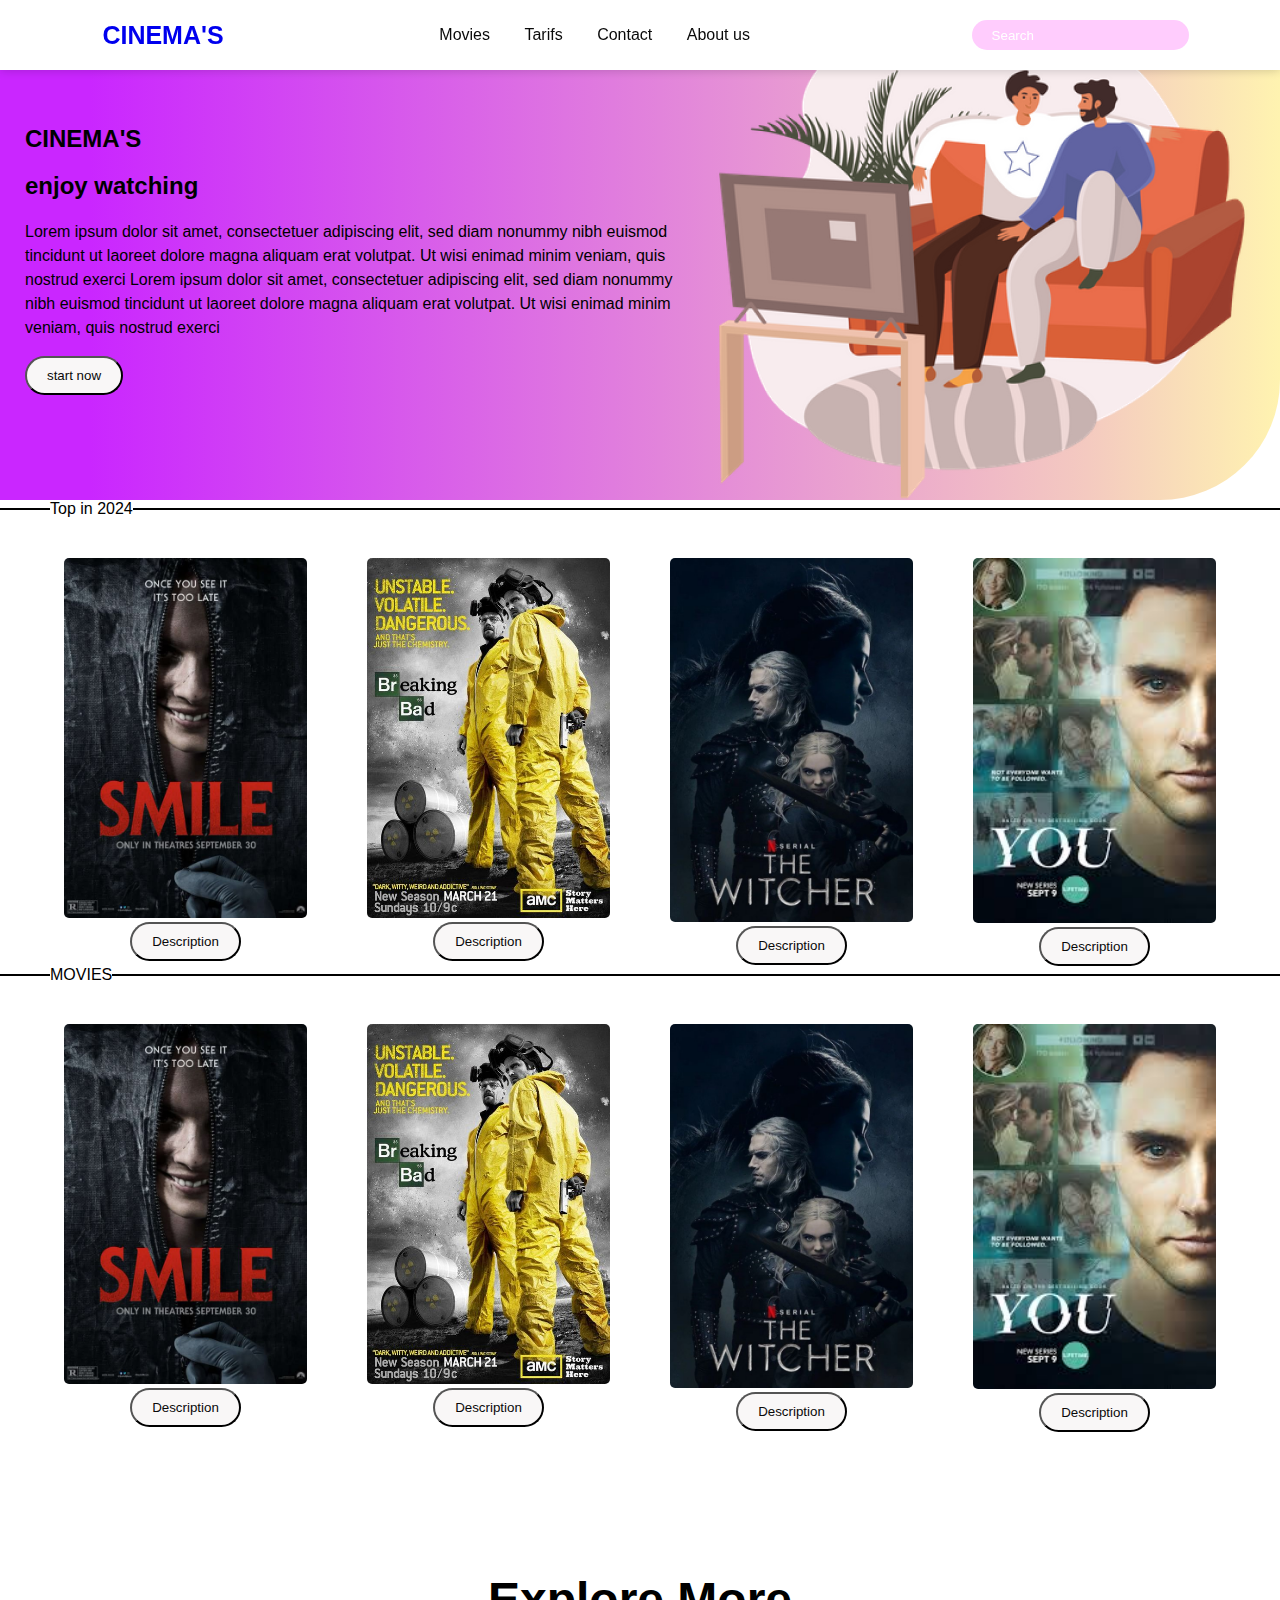
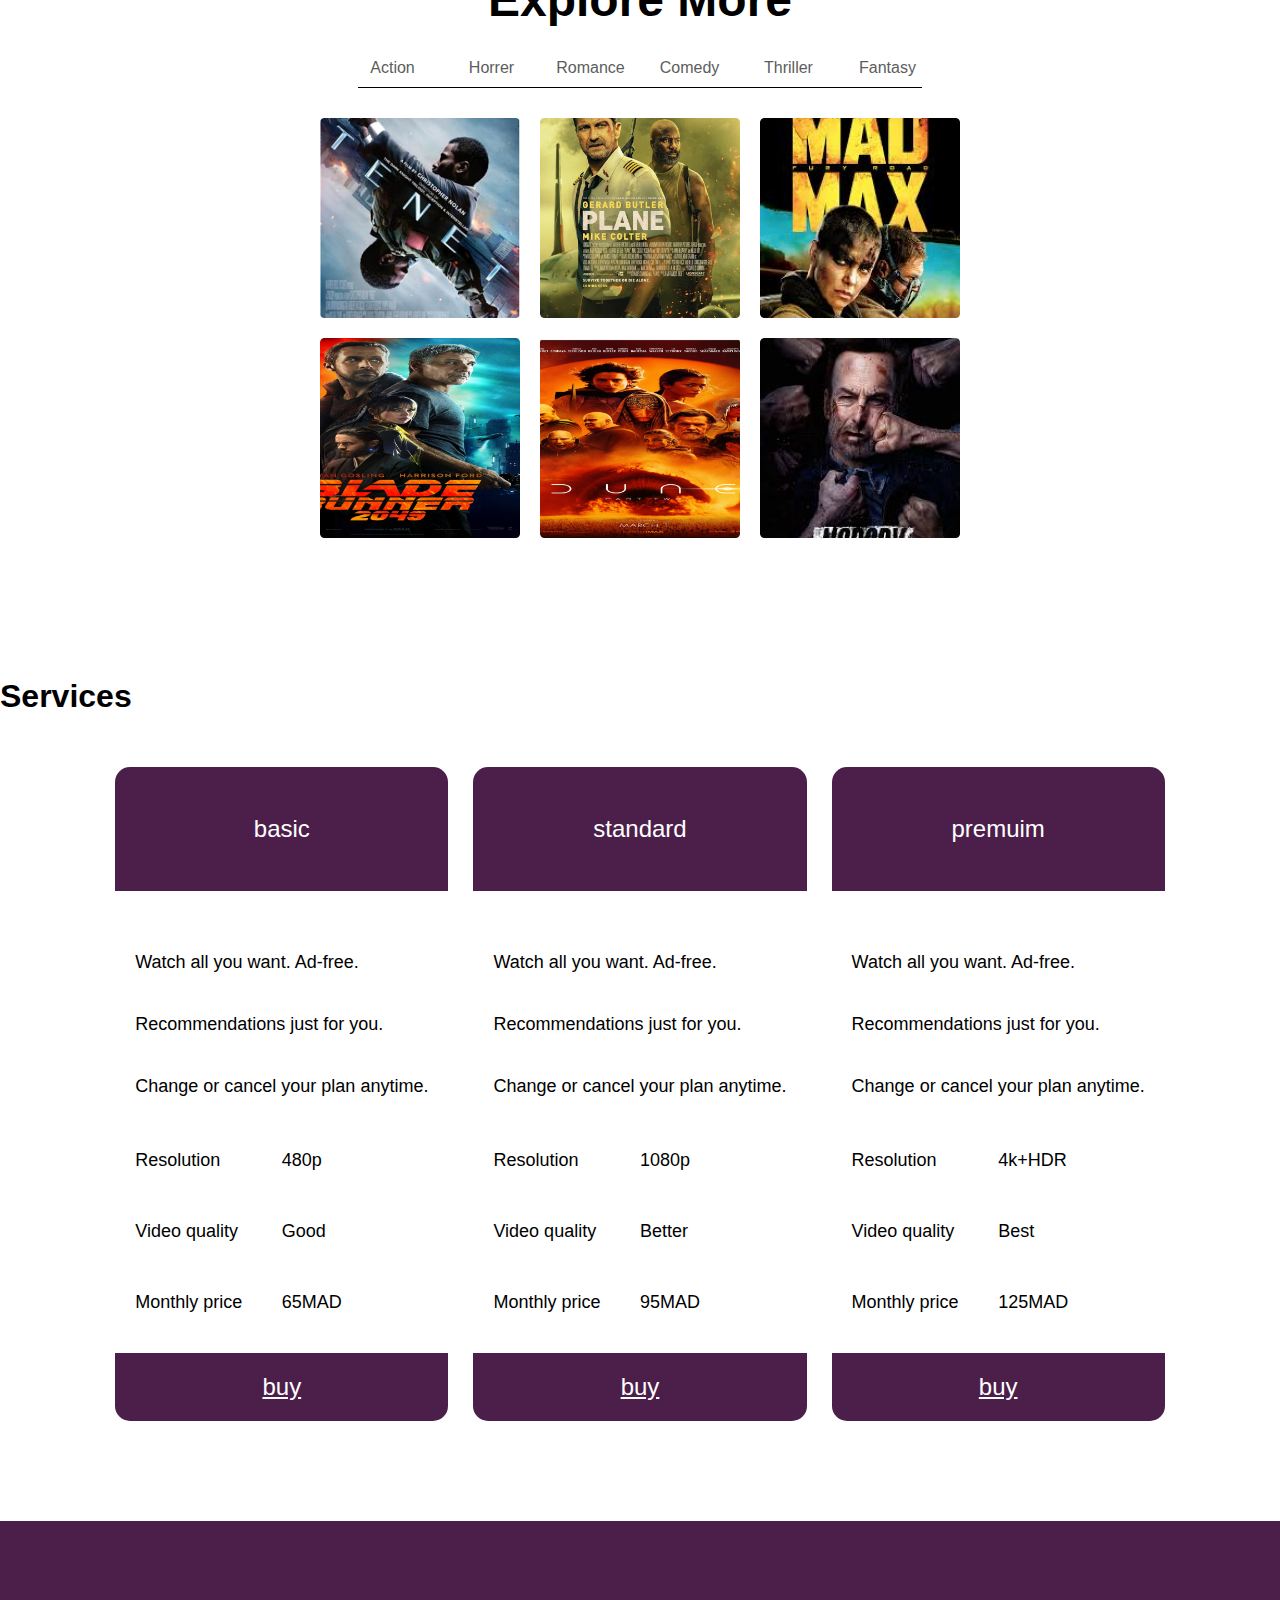
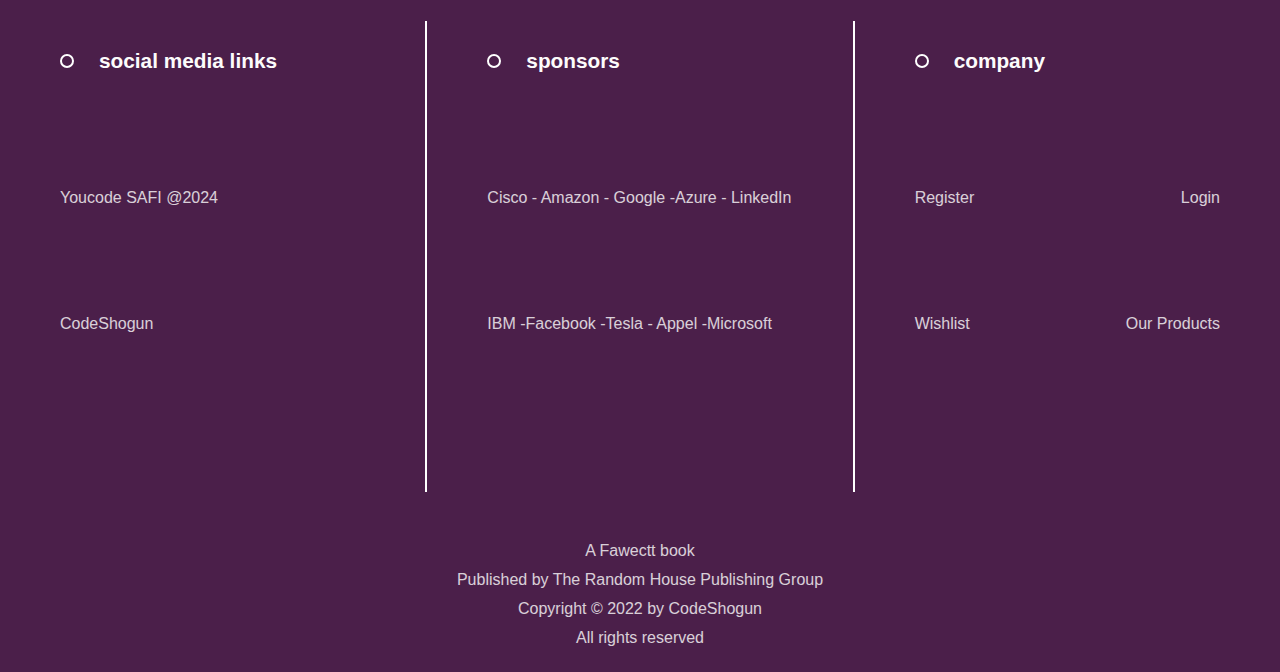
<file: index.html>
<!DOCTYPE html>
<html lang="en">
<head>
    <meta charset="UTF-8">
    <meta name="viewport" content="width=device-width, initial-scale=1.0">
    <title>Home</title>
    <link rel="stylesheet" href="Homestyless.css">
    <link rel="stylesheet" href="global.css">
    <link rel="stylesheet" href="https://atugatran.github.io/FontAwesome6Pro/css/all.min.css" > 

</head>
<body>
    <header>
        <div class="logo">
            
            <span><a href="index.html"> CINEMA'S </a></span>
        </div>
        <nav>
            <ul>
                <li><a href="Movies.html">Movies</a></li>
                <li><a href="Tarifs.html">Tarifs</a></li>
                <li><a href="Contact.html">Contact</a></li>
                <li><a href="#">About us</a></li>
            </ul>
        </nav>
      
            <div class="search">
                <input type="text" class="search-bar input" placeholder="Search">
                <i class="fa fa-search"></i>
        </div>
        
    </header>
    <section class="slider_section">
        <div class="container">
            <h2>CINEMA'S</h2>
            <h2>enjoy watching</h2>
            <p>Lorem ipsum dolor sit amet, consectetuer adipiscing elit, sed diam nonummy nibh euismod tincidunt ut laoreet dolore magna aliquam erat volutpat. Ut wisi enimad minim veniam, quis nostrud exerci Lorem ipsum dolor sit amet, consectetuer adipiscing elit, sed diam nonummy nibh euismod tincidunt ut laoreet dolore magna aliquam erat volutpat. Ut wisi enimad minim veniam, quis nostrud exerci</p>
        <div class="envoi">
            <button>start now</button>
        </div> 
        </div>
        

        <div class="image">
            <img src="images/firstphoto.png" alt="First photo">
        </div>  
       </section> 
       <section class="movies"> 
        <div class="title">
            <div class="line"></div>
            <span>Top in 2024</span>
            <div class="line"></div>
        </div>
        <div>
            <div class="movie-grid">
                <div class="movie-card">
                    <img src="images/movie1.jpg" alt="Movie 1">
                    <button>Description</button>
                </div>
                <div class="movie-card">
                    <img src="images/movie2.jpg" alt="Movie 2">
                    <button>Description</button>
            
                </div>
                <div class="movie-card">
                    <img src="images/movie3.jpg" alt="Movie 3">
                    <button>Description</button>
            
                </div>
                <div class="movie-card">
                    <img src="images/movie4.jpg" alt="Movie 4">
                    <button>Description</button>
            
                </div>
            </div>

            <div class="title">
                <div class="line"></div>
                <span>MOVIES</span>
                <div class="line"></div>
            </div>

            <div class="movie-grid">
                <div class="movie-card">
                    <img src="images/movie1.jpg" alt="Movie 5">
                    <button>Description</button>
            
                </div>
                <div class="movie-card">
                    <img src="images/movie2.jpg" alt="Movie 6">
                    <button>Description</button>
            
                </div>
                <div class="movie-card">
                    <img src="images/movie3.jpg" alt="Movie 7">
                    <div class="bot">
                    <button>Description</button>
                </div>
                </div>
                <div class="movie-card">
                    <img src="images/movie4.jpg" alt="Movie 8">
                    <button>Description</button>
                    </div>
            </div>
        </div>
        </section>

    
    
    <section class="explore">
        <h1 class="titre">Explore More</h1>
    <ul class="categories">
        <li>Action</li>
        <li>Horrer</li>
        <li>Romance</li>
        <li>Comedy</li>
        <li>Thriller</li>
        <li>Fantasy</li>
    </ul>
    </section>
    <section class="mvpannels">
        <img src="images/image9.png" alt="" width="200" height="200">
        <img src="images/image1.png" alt="" width="200" height="200">
        <img src="images/image10.png" alt="" width="200" height="200">
    </section>
    <section class="mvpannels">
        <img src="images/image11.png" alt="" width="200" height="200">
        <img src="images/image12.png" alt="" width="200" height="200">
        <img src="images/image13.png" alt="" width="200" height="200">
    </section>

       <!-- Services section -->
       <div class="services">
        <h1 class="section-title">
            Services
        </h1>

        <div class="container">
            <div class="cards">
                <div class="card">
                    <div class="head">
                        <p>basic</p>
                    </div>
                    
                    <div class="content">
                        <p>Watch all you want. Ad-free.</p>
                        <p>Recommendations just for you.</p>
                        <p>Change or cancel your plan anytime.</p>
        
                        <div class="feature">
                            <span>Resolution</span>
                            <span>480p</span>
                        </div>
                        <div class="feature">
                            <span>Video quality</span>
                            <span>Good</span>
                        </div>
                        <div class="feature">
                            <span>Monthly price</span>
                            <span>65MAD</span>
                        </div>
                    </div>
    
                    <div class="buy">
                        <a href="./pricing.html" style="display: block;">buy</a>
                    </div>
                </div>
                <div class="card">
                    <div class="head">
                        <p>standard</p>
                    </div>
                    
                    <div class="content">
                        <p>Watch all you want. Ad-free.</p>
                        <p>Recommendations just for you.</p>
                        <p>Change or cancel your plan anytime.</p>
        
                        <div class="feature">
                            <span>Resolution</span>
                            <span>1080p</span>
                        </div>
                        <div class="feature">
                            <span>Video quality</span>
                            <span>Better</span>
                        </div>
                        <div class="feature">
                            <span>Monthly price</span>
                            <span>95MAD</span>
                        </div>
                    </div>
    
                    <div class="buy">
                        <a href="./pricing.html" style="display: block;">buy</a>
                    </div>
                </div>
                <div class="card">
                    <div class="head">
                        <p>premuim</p>
                    </div>
                    
                    <div class="content">
                        <p>Watch all you want. Ad-free.</p>
                        <p>Recommendations just for you.</p>
                        <p>Change or cancel your plan anytime.</p>
        
                        <div class="feature">
                            <span>Resolution</span>
                            <span>4k+HDR</span>
                        </div>
                        <div class="feature">
                            <span>Video quality</span>
                            <span>Best</span>
                        </div>
                        <div class="feature">
                            <span>Monthly price</span>
                            <span>125MAD</span>
                        </div>
                    </div>
    
                    <div class="buy">
                        <a href="./pricing.html" style="display: block;">buy</a>
                    </div>
                </div>
            </div>
        </div>
    </div>

      <!-- Footer section -->
     <footer>
        <div class="container">
            <div class="list">
                <h4>social media links</h4>
                <p>Youcode SAFI @2024</p>
                <p>CodeShogun</p>
                <i class="fa-brands fa-github"></i>
                <i class="fa-brands fa-linkedin-in"></i>
            </div>
            <div class="line"></div>
            <div class="list">
                <h4>sponsors</h4>
                <p>Cisco - Amazon - Google -Azure - LinkedIn </p>
                <p>IBM -Facebook -Tesla - Appel -Microsoft</p>
            </div>
            <div class="line"></div>
            <div class="list">
                <h4>company</h4>
                <div>
                    <p>Register</p>
                    <p>Login</p>
                </div>
                <div>
                    <p>Wishlist</p>
                    <p>Our Products</p>
                </div>
            </div>
        </div>
        <div class="rightcopy">
            A Fawectt book <br>
            Published by The Random House Publishing Group <br>
            Copyright © 2022 by CodeShogun <br>
            All rights reserved <br>
        </div>
    </footer>
   
</body>
</html>
</file>
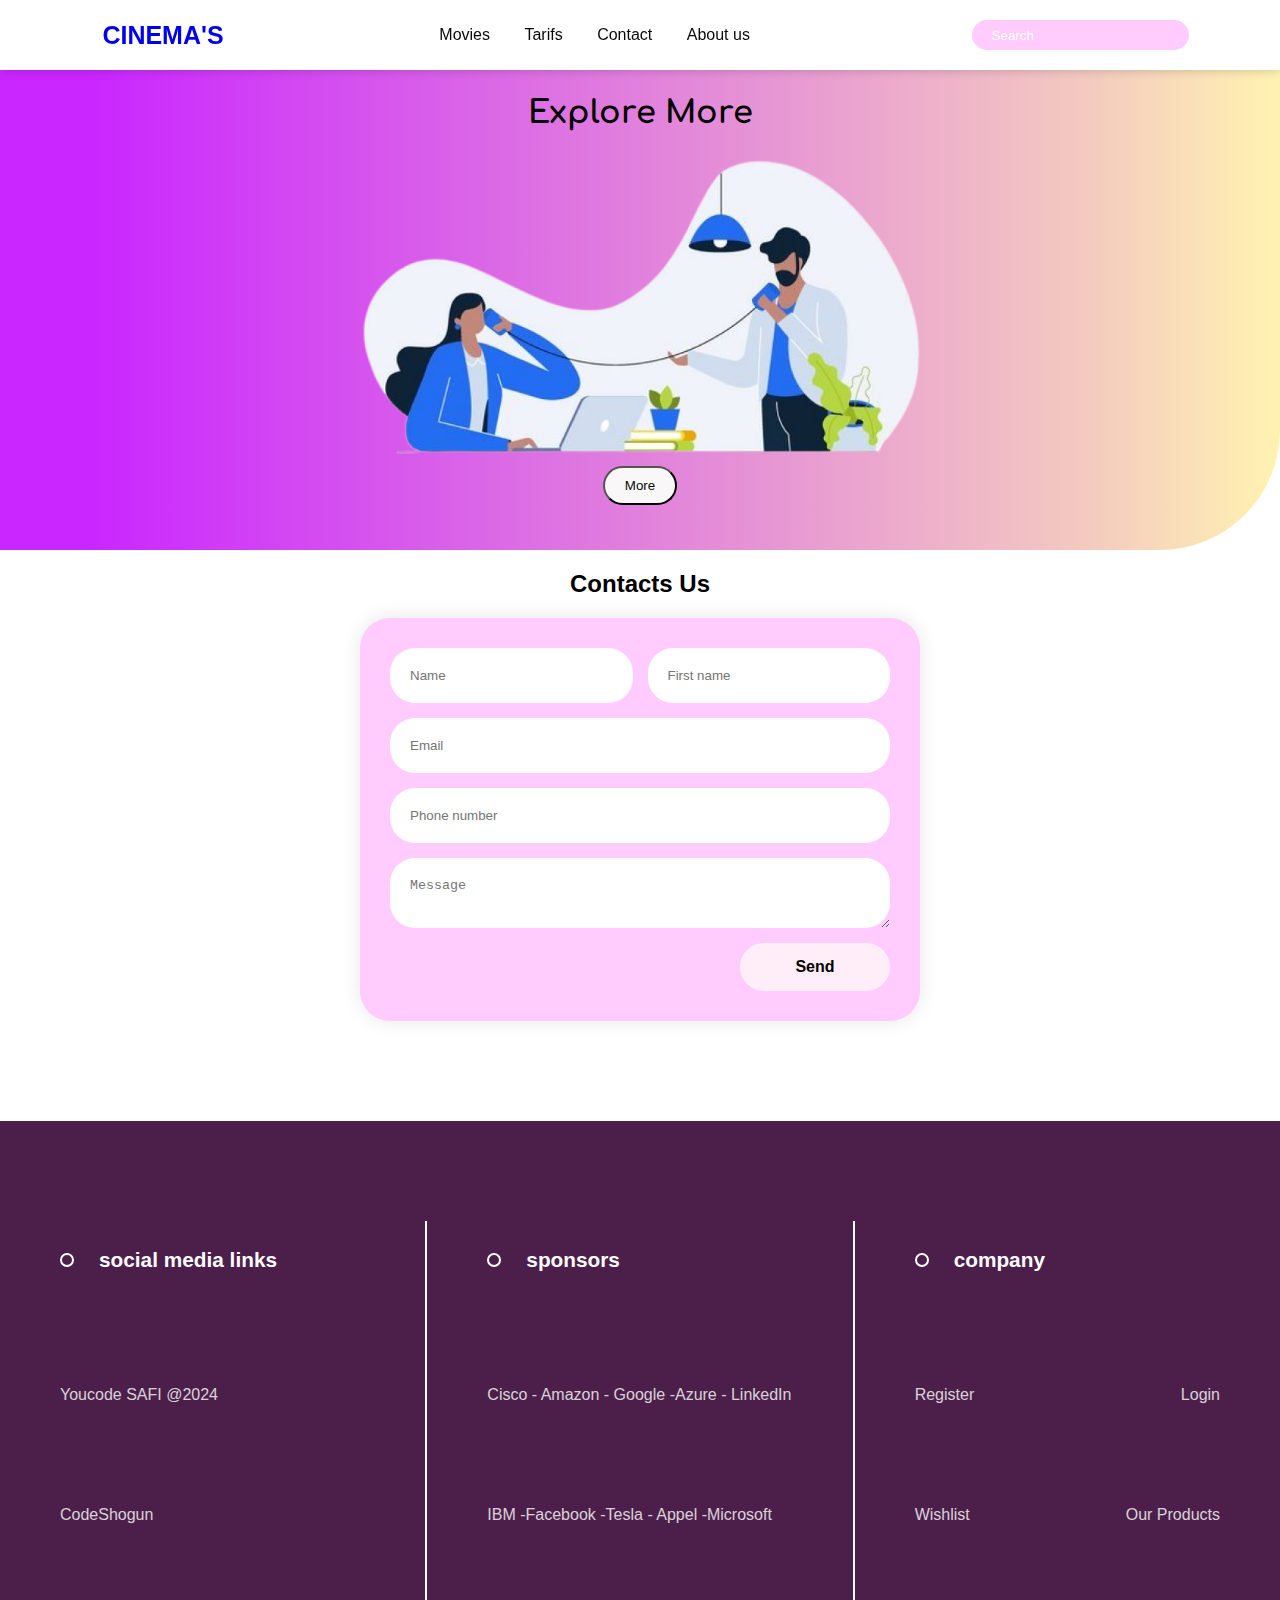
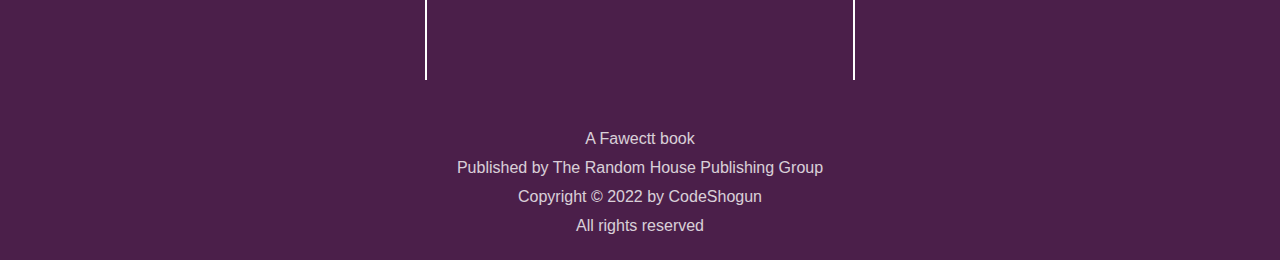
<file: Contact.html>
<!DOCTYPE html>
<html lang="en">
<head>
    <meta charset="UTF-8">
    <meta name="viewport" content="width=device-width, initial-scale=1.0">
    <title>Contact</title>
    <link rel="stylesheet" href="Contactstyle.css">
    <link rel="stylesheet" href="global.css">
    <link rel="stylesheet" href="https://atugatran.github.io/FontAwesome6Pro/css/all.min.css" > 
    <link rel="preconnect" href="https://fonts.googleapis.com">
<link rel="preconnect" href="https://fonts.gstatic.com" crossorigin>
<link href="https://fonts.googleapis.com/css2?family=Comfortaa:wght@300..700&display=swap" rel="stylesheet">
</head>

<body>
    <header>
        <div class="logo">
            <span><a href="index.html"> CINEMA'S </a></span>
        </div>
        <nav>
            <ul>
                <li><a href="Movies.html">Movies</a></li>
                <li><a href="Tarifs.html">Tarifs</a></li>
                <li><a href="Contact.html">Contact</a></li>
                <li><a href="#">About us</a></li>
            </ul>
        </nav>
        
        <div class="search">
            <input type="text" class="search-bar input" placeholder="Search">
            <i class="fa fa-search"></i>
        </div>
    </header>

    <section class="slider_section">
        <h1>Explore More</h1>
        <div class="image">
            <img src="images/image6.png" alt="" width="1000" height="300">
        </div>
        <div class="btn">
            <button>More</button>
        </div>
    </section>


    <section class="contact_us">
        <h2>Contacts Us</h2>
     <form>
    <div class="name-fields">
        <input type="text" placeholder="Name" required>
        <input type="text" placeholder="First name" required>
    </div>
    <input type="email" placeholder="Email" required>
    <input type="tel" placeholder="Phone number" required>
    
    <textarea placeholder="Message" required></textarea>
    <div class="buttoncontainer">
    <button type="submit">Send</button>
</div>
</form>
    </section>

    <footer>
        <div class="container">
            <div class="list">
                <h4>social media links</h4>
                <p>Youcode SAFI @2024</p>
                <p>CodeShogun</p>
                <i class="fa-brands fa-github"></i>
                <i class="fa-brands fa-linkedin-in"></i>
            </div>
            <div class="line"></div>
            <div class="list">
                <h4>sponsors</h4>
                <p>Cisco - Amazon - Google -Azure - LinkedIn </p>
                <p>IBM -Facebook -Tesla - Appel -Microsoft</p>
            </div>
            <div class="line"></div>
            <div class="list">
                <h4>company</h4>
                <div>
                    <p>Register</p>
                    <p>Login</p>
                </div>
                <div>
                    <p>Wishlist</p>
                    <p>Our Products</p>
                </div>
            </div>
        </div>
        <div class="rightcopy">
            A Fawectt book <br>
            Published by The Random House Publishing Group <br>
            Copyright © 2022 by CodeShogun <br>
            All rights reserved <br>
        </div>
    </footer>
</body>
</html>
</file>
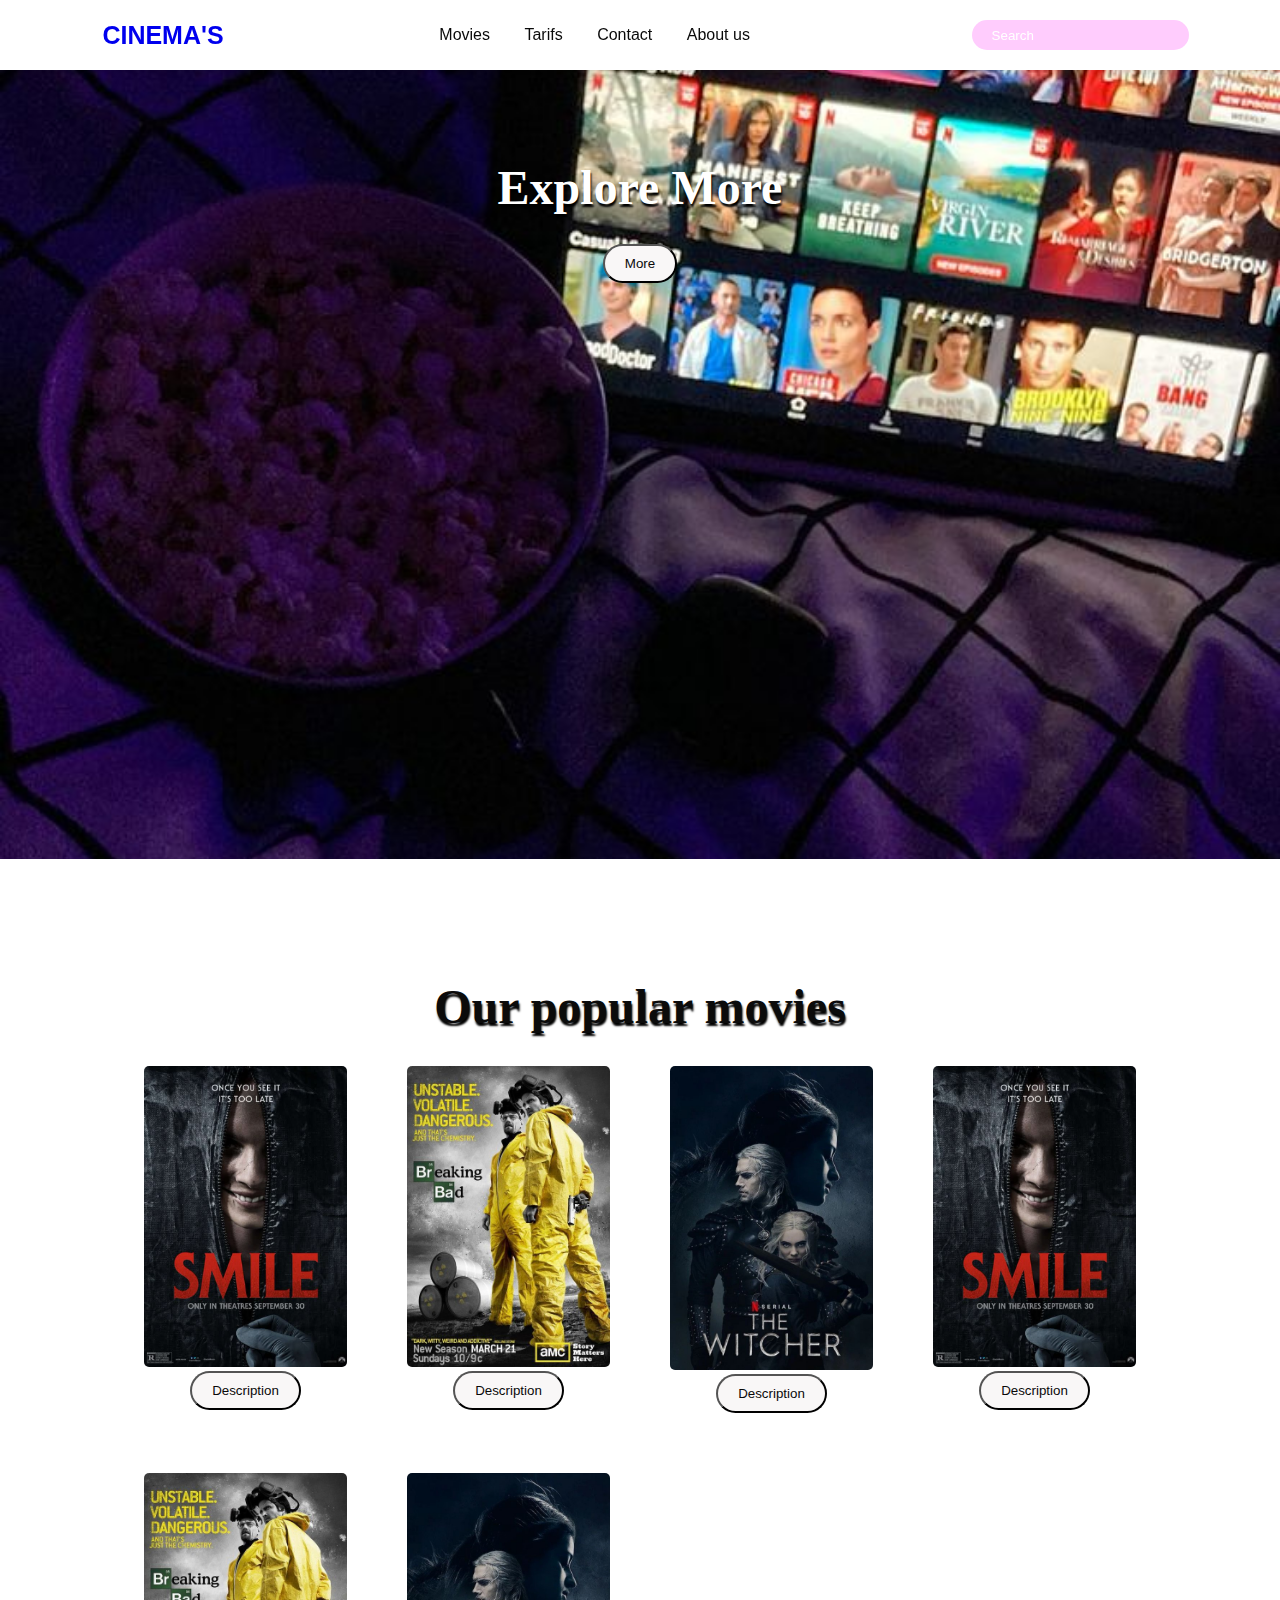
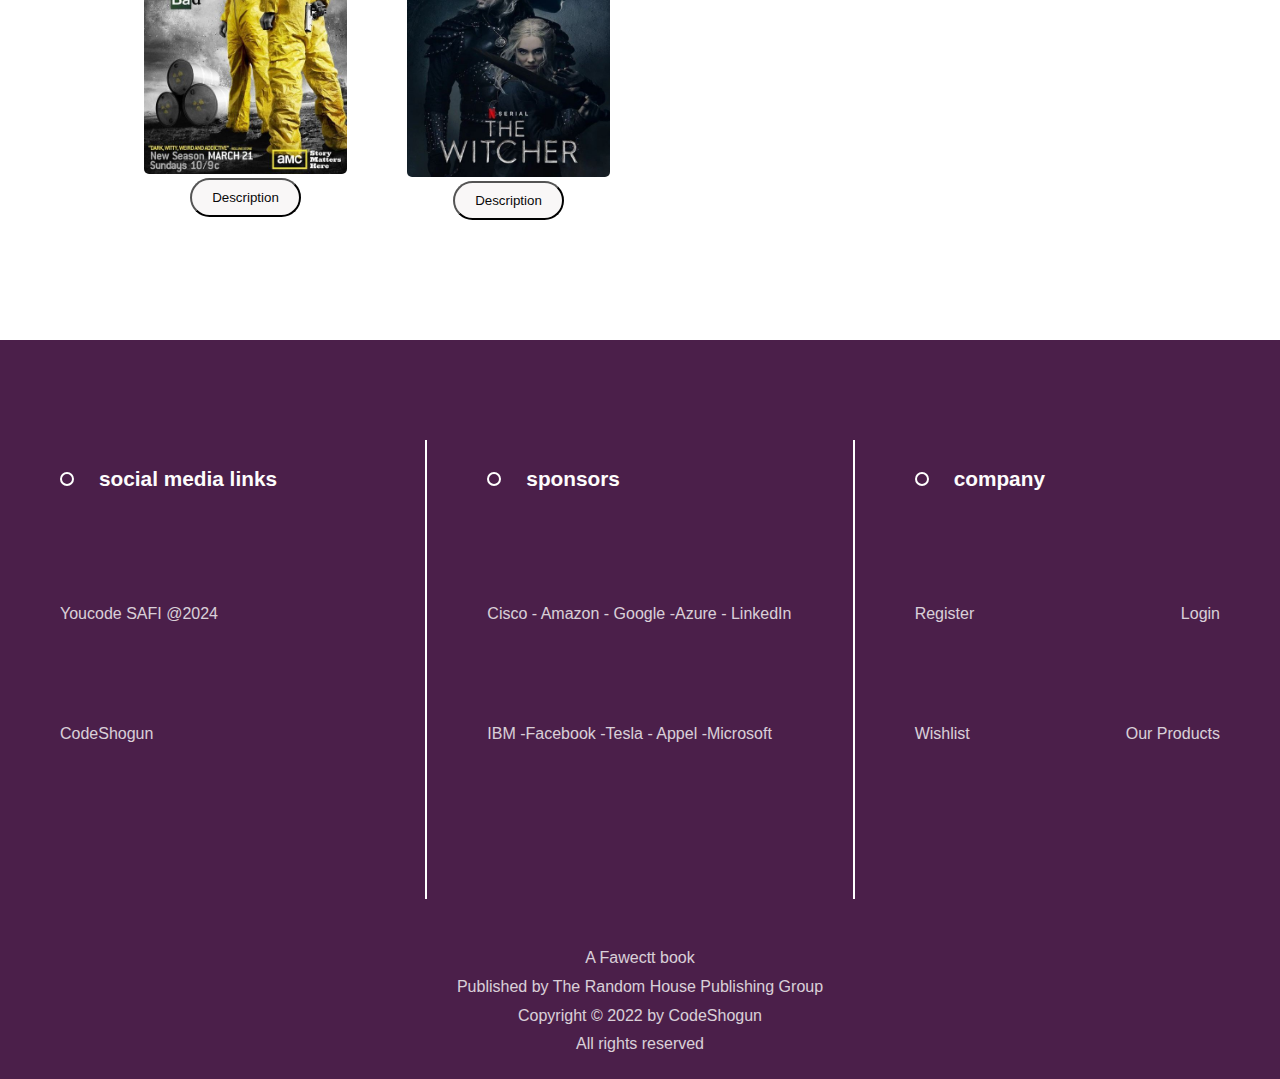
<file: Movies.html>
<!DOCTYPE html>
<html lang="en">
<head>
    <meta charset="UTF-8">
    <meta name="viewport" content="width=device-width, initial-scale=1.0">
    <title>Movies</title>
    <link rel="stylesheet" href="Moviestyle.css">
    <link rel="stylesheet" href="global.css">
    <link rel="stylesheet" href="https://atugatran.github.io/FontAwesome6Pro/css/all.min.css" > 
</head>
<body>
   
    <header>
        <div class="logo">
            <span><a href="index.html"> CINEMA'S </a></span>
        </div>
        <nav>
            <ul>
                <li><a href="Movies.html">Movies</a></li>
                <li><a href="Tarifs.html">Tarifs</a></li>
                <li><a href="Contact.html">Contact</a></li>
                <li><a href="#">About us</a></li>
            </ul>
        </nav>
        <div class="search">
        <input type="text" class="search-bar input" placeholder="Search">
        <i class="fa fa-search"></i>
    </div>
    </header>
    <section class="Acceuil">
        <div id="m">
        <h1>Explore More</h1>
        <div id="trait"></div>
        <div class="btn">
        <button>More</button>
      </div>
      </div>
      </section>
      <section class="movies"> 
        <h1>Our popular movies</h1>
        <div class="movie-grid">
            <div class="movie-card">
        <img src="images/movie1.jpg" alt="Movie 1">
        <button>Description</button>
    </div>
    <div class="movie-card">
        <img src="images/movie2.jpg" alt="Movie 2">
        <button>Description</button>

    </div>
    <div class="movie-card">
        <img src="images/movie3.jpg" alt="Movie 3">
        <button>Description</button>

    </div>
  
    <div class="movie-card">
        <img src="images/movie1.jpg" alt="Movie 3">
        <button>Description</button>

    </div>
    <div class="movie-card">
        <img src="images/movie2.jpg" alt="Movie 3">
        <button>Description</button>

    </div>
    <div class="movie-card">
        <img src="images/movie3.jpg" alt="Movie 3">
        <div class="bot">
        <button>Description</button>
    </div>
    </div>
    
    </div>
    </section>
    

     <!-- Footer section -->
     <footer>
        <div class="container">
            <div class="list">
                <h4>social media links</h4>
                <p>Youcode SAFI @2024</p>
                <p>CodeShogun</p>
                <i class="fa-brands fa-github"></i>
                <i class="fa-brands fa-linkedin-in"></i>
            </div>
            <div class="line"></div>
            <div class="list">
                <h4>sponsors</h4>
                <p>Cisco - Amazon - Google -Azure - LinkedIn </p>
                <p>IBM -Facebook -Tesla - Appel -Microsoft</p>
            </div>
            <div class="line"></div>
            <div class="list">
                <h4>company</h4>
                <div>
                    <p>Register</p>
                    <p>Login</p>
                </div>
                <div>
                    <p>Wishlist</p>
                    <p>Our Products</p>
                </div>
            </div>
        </div>
        <div class="rightcopy">
            A Fawectt book <br>
            Published by The Random House Publishing Group <br>
            Copyright © 2022 by CodeShogun <br>
            All rights reserved <br>
        </div>
    </footer>
    
        
    </body>
    </html>
</file>
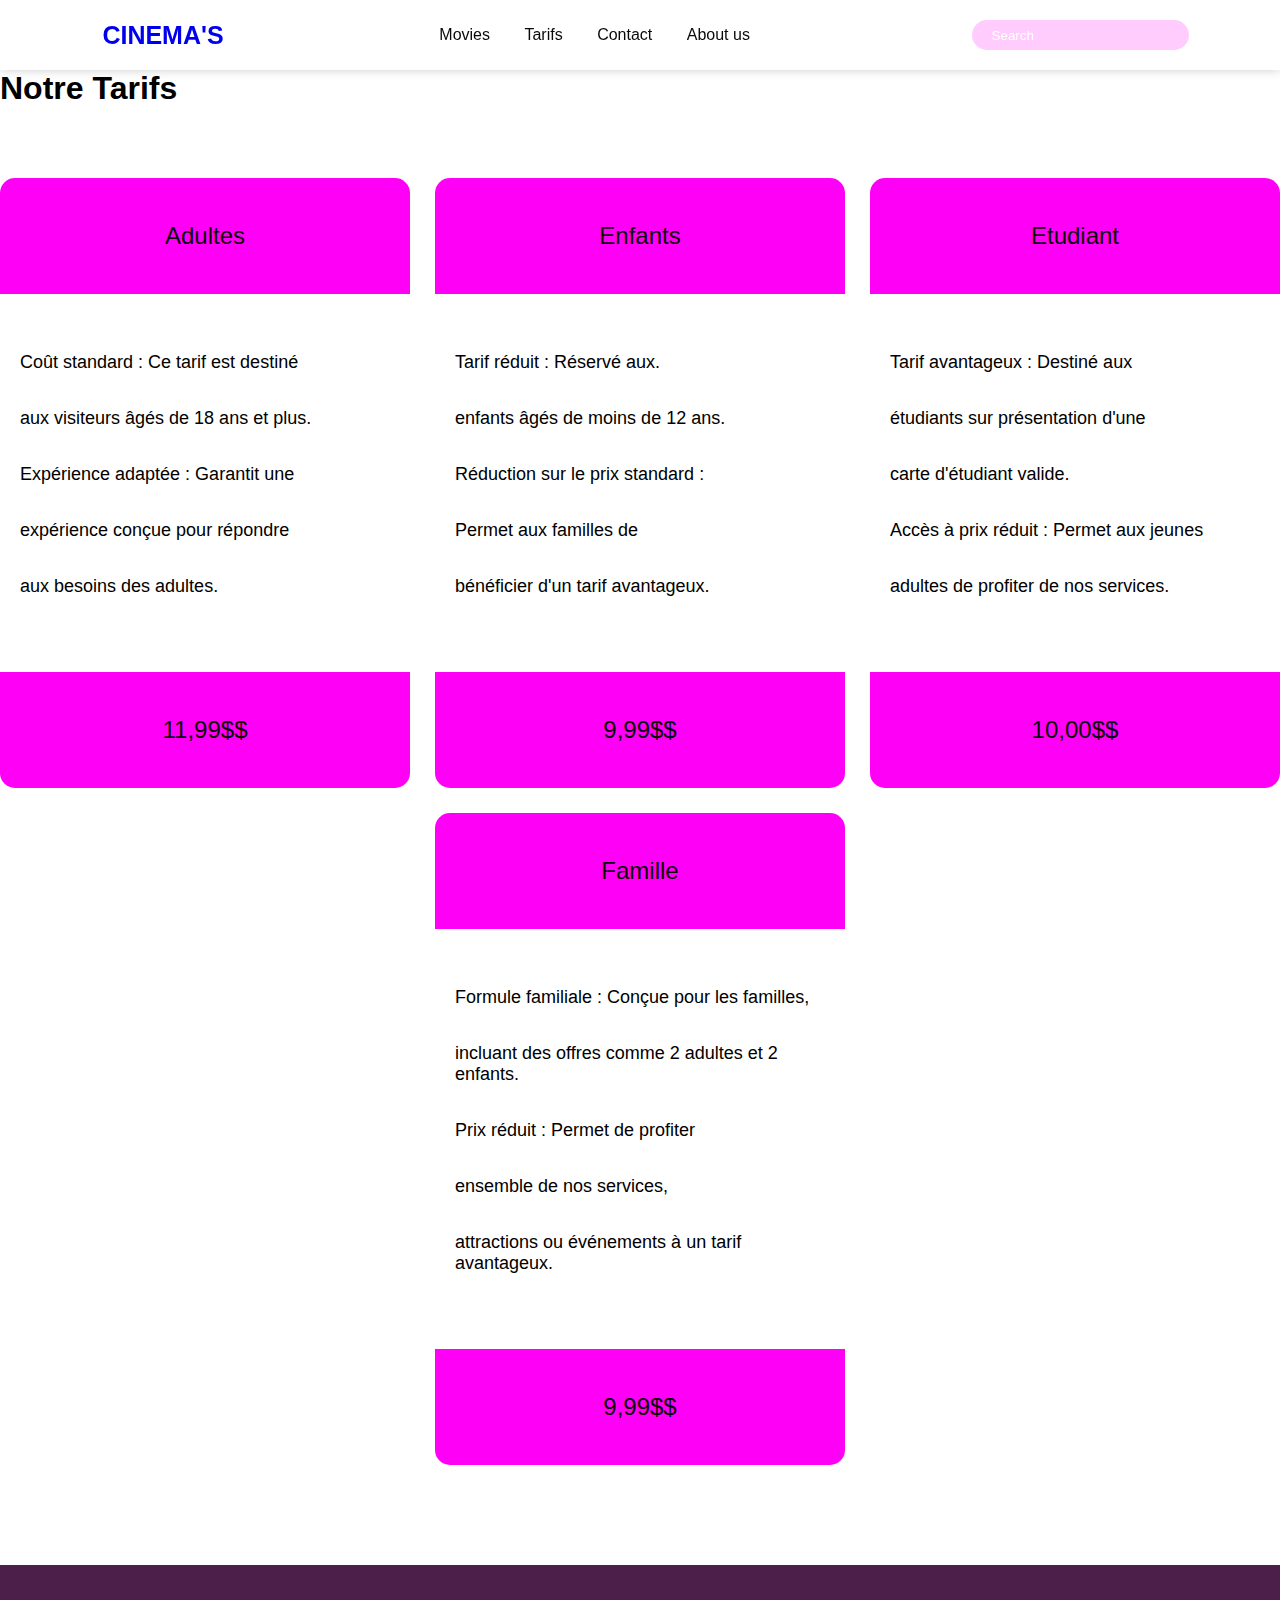
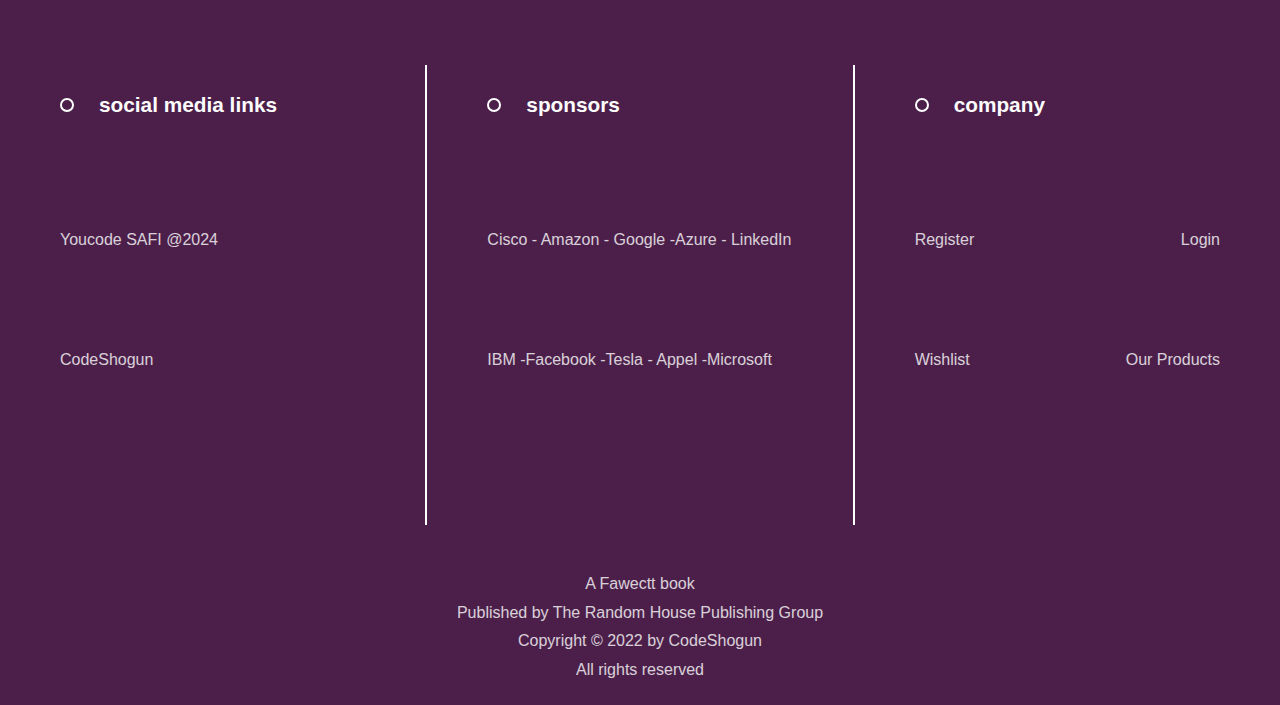
<file: Tarifs.html>
<!DOCTYPE html>
<html lang="en">
<head>
    <meta charset="UTF-8">
    <meta name="viewport" content="width=device-width, initial-scale=1.0">
    <title>Tarifs</title>
    <link rel="stylesheet" href="Tarifsstyle.css">
    <link rel="stylesheet" href="global.css">
    <link rel="stylesheet" href="https://atugatran.github.io/FontAwesome6Pro/css/all.min.css" > 
</head>
<body>
    <header>
        <div class="logo">
            <span><a href="index.html"> CINEMA'S </a></span>
        </div>
        <nav>
            <ul>
                <li><a href="Movies.html">Movies</a></li>
                <li><a href="Tarifs.html">Tarifs</a></li>
                <li><a href="Contact.html">Contact</a></li>
                <li><a href="#">About us</a></li>
            </ul>
        </nav>
        
        <div class="search">
            <input type="text" class="search-bar input" placeholder="Search">
            <i class="fa fa-search"></i>
        </div>
    </header>
     <!-- Services section -->
     <div class="services">
        <h1 class="section-title">
            Notre Tarifs
        </h1>

        <div class="container">
            <div class="cards">
                <div class="card">
                    <div class="head">
                        <p>Adultes</p>
                    </div>
                    
                    <div class="content">
                        <p>Coût standard : Ce tarif est destiné</p>
                        <p> aux visiteurs âgés de 18 ans et plus.</p>
                        <p>Expérience adaptée : Garantit une</p>
                        <p>expérience conçue pour répondre</p>
                        <p>aux besoins des adultes.</p>
                    </div>
    
                    <div class="buy">
                        <p>11,99$$</p>
                    </div>
                </div>
                <div class="card">
                    <div class="head">
                        <p>Enfants</p>
                    </div>
                    
                    <div class="content">
                        <p>Tarif réduit : Réservé aux.</p>
                        <p>enfants âgés de moins de 12 ans.</p>
                        <p>Réduction sur le prix standard :</p>
                        <p>Permet aux familles de</p>
                        <p>bénéficier d'un tarif avantageux.</p>

                    </div>
    
                    <div class="buy">
                        <p>9,99$$</p>
                    </div>
                </div>
                <div class="card">
                    <div class="head">
                        <p>Etudiant</p>
                    </div>
                    
                    <div class="content">
                        <p>Tarif avantageux : Destiné aux </p>
                        <p>étudiants sur présentation d'une</p>
                        <p> carte d'étudiant valide.</p>
                        <p>Accès à prix réduit : Permet aux jeunes</p>
                        <p>adultes de profiter de nos services.</p>
                    </div>
    
                    <div class="buy">
                        <p>10,00$$</p>
                    </div>
                </div>
                <div class="card" id="unique">
                    <div class="head">
                        <p>Famille</p>
                    </div>
                    
                    <div class="content">
                        <p>Formule familiale : Conçue pour les familles,</p>
                        <p> incluant des offres comme 2 adultes et 2 enfants.</p>
                        <p>Prix réduit : Permet de profiter</p>
                        <p>ensemble de nos services,</p>
                        <p> attractions ou événements à un tarif avantageux.</p>
                      
                    </div>
    
                    <div class="buy">
                        <p>9,99$$</p>
                    </div>
                </div>
            </div>
        </div>
    </div>
    


    

       <!-- Footer section -->
       <footer>
        <div class="container">
            <div class="list">
                <h4>social media links</h4>
                <p>Youcode SAFI @2024</p>
                <p>CodeShogun</p>
                <i class="fa-brands fa-github"></i>
                <i class="fa-brands fa-linkedin-in"></i>
            </div>
            <div class="line"></div>
            <div class="list">
                <h4>sponsors</h4>
                <p>Cisco - Amazon - Google -Azure - LinkedIn </p>
                <p>IBM -Facebook -Tesla - Appel -Microsoft</p>
            </div>
            <div class="line"></div>
            <div class="list">
                <h4>company</h4>
                <div>
                    <p>Register</p>
                    <p>Login</p>
                </div>
                <div>
                    <p>Wishlist</p>
                    <p>Our Products</p>
                </div>
            </div>
        </div>
        <div class="rightcopy">
            A Fawectt book <br>
            Published by The Random House Publishing Group <br>
            Copyright © 2022 by CodeShogun <br>
            All rights reserved <br>
        </div>
    </footer>

    </body>
    </html>
</file>
<file: Homestyless.css>
/*slider section*/

.slider_section{
    padding: 0 25px;
    background: linear-gradient(90deg, #ca26ff 7%, #f4cac0 85%, #fff3b0 100%);
    height: 500px;
    display: flex;
    align-items: center;
    justify-content: space-between;
    position: relative;
    border-bottom-right-radius: 120px;
}

  
  .container h1{
      color: black;
  }
  .container p{
      line-height: 1.5;
  }
  .btn{
    display: flex;
    justify-content: center;
}
  button {
    background-color: rgb(249, 247, 247);
    color: rgb(9, 9, 9);
    padding: 10px 20px;
    border-radius: 30px;
    cursor: pointer;
   
  } 

/*movies*/
.movies {
    padding-top: 0;
    text-align: center;
}
.movies h1 {
    font-family: 'Georgia', serif;
    text-align: center;
    color: rgb(11, 11, 11);
    font-size: 3em;
    margin-top: 100px;
    text-shadow: 1px 3px 2px black;
  }

.movie-grid {
    display: grid;
    grid-template-columns: repeat(auto-fill, minmax(200px, 1fr));
    gap: 60px;
    padding-left: 5%;
    padding-right: 5%;
}
.movie-card img {
    width: 100%;
    border-radius: 5px;  
}
.bot{
    display: flex;
    justify-content: center;
}


.title {
    display: flex;
    align-items: center;
    margin-top: 30px;
    margin-bottom: 40px;
    margin-top:  0;
}

.title span {
    padding-top: 0;
}

.movies .line {
    height: 2px;
    background-color: black;
}

.movies .line:first-of-type {
    width: 50px;
}
.movies .line:last-of-type {
    flex: 1;
}
/*section explore */
.explore {
    margin-top: 140px;
}

.explore ul {
    position: relative;
    width: fit-content;
    margin: auto;
    margin-top: 30px;
    display: flex;
    justify-content: center;
    gap: 30px;
    padding: 0;
    padding-bottom: 10px;
    border-bottom: 1px solid black;
    margin-bottom: 30px;
    
}


.explore ul li {
    position: relative;
    width: 69px;
    text-align: center;
    color: #5D5D5D;
    cursor: pointer;
    transition: color var(--transition-time);
    list-style: none;
}
.explore ul li.active,
.explore ul li:hover {
    color: black;
    
}



.titre {
    font-size: 3rem;
    text-align: center;
}
/* The Categories Section */

.container ul {
    position: relative;
    width: fit-content;
    margin: auto;
    margin-top: 30px;
    display: flex;
    justify-content: center;
    gap: 30px;
}

.container ul::before {
    position: absolute;
    content: "";
    width: calc(100% + 50px);
    height: 1px;
    background-color: var(--gray-color);
    left: 50%;
    transform: translateX(-50%);
    bottom: -10px;
}

.container ul li {
    position: relative;
    width: 69px;
    text-align: center;
    color: #5D5D5D;
    cursor: pointer;
    transition: color var(--transition-time);
}
.container ul li.active,
.container ul li:hover {
    color: black;
}
.container ul li.active::before {
    position: absolute;
    content: "";
    width: 100%;
    height: 1px;
    background-color: black;
    left: 0;
    bottom: -10px;
}


.services {
    margin-top: 140px;
}

.services .container:last-of-type {
    display: flex;
    justify-content: center;
}

.services .cards {
    display: flex;
    margin-top: 30px;
    gap: 25px;
}

.services .cards .card {
    background-color: white;
}

.services .cards .card .content {
    padding: 40px 20px;
    font-size: 18px;
}

.services .cards .card .content p {
    margin-bottom: 35px;
}

.services .cards .card .feature {
    display: flex;
    justify-content: space-between;
    margin-top: 50px;
}
.services .cards .card .feature span:last-of-type{
    width: 50%;
}

.services .cards .card .head,
.services .cards .card .buy {
    background-color: var(--dark-color);
    color: white;
    text-align: center;
    padding: 20px 0;
    font-size: 1.5rem;
}
.services .cards .card a {
    color: white;
}

.services .cards .card .head {
    border-top-left-radius: 15px;
    border-top-right-radius: 15px;
}
.services .cards .card .buy {
    border-bottom-left-radius: 15px;
    border-bottom-right-radius: 15px;
}

.mvpannels{
    display: flex;
    justify-content: center;
    gap: 20px;
    margin-bottom: 20px;
}
</file>
<file: global.css>
body {
    font-family: Arial, sans-serif;
    margin: 0;
    padding: 0;
}
:root {
    --primary-color: #FF00F7;
    --secondary-color: #990094;
    --gray-color: #CCCCCC;
    --dark-color: #4B1F4A;
    --light-color: #FFCCFD;
    --transition-time: 300ms;
}
/* header */
header {
    position: fixed;
    top: 0;
    left: 0;
    right: 0;
    z-index: 20;
    background-color: #fff;
    display: flex;
    align-items: center;
    justify-content: space-between;
    padding: 10px 8%;
    height: 50px;
    box-shadow: 0 0 10px 0 rgba(0,0,0,0.2);
}

header .logo {
    color: #0d0e0d;
    font-size: 25px;
    font-weight: bold;
}
header .logo a{
    text-decoration: none;
}


nav ul {
    list-style-type: none;
    padding: 0;
}

nav ul li {
    display: inline;
    margin: 0 15px;
}

nav ul li a {
    color: rgb(9, 9, 9);
    text-decoration: none;
}

nav ul li a:hover {
    text-decoration: underline;
}

.search {
    position: relative;
    display: flex;
    align-items: center;
    cursor: pointer;
    padding: 5px;
    border-radius: 30px;
    border: 1px solid #ffffff;
    width: 200px;
    
}

.search-bar{
    cursor: pointer;
    width: 200px;
    height: 30px;
    background-color: #FFCCFD;
    padding: 0 20px;
    border: 0px;
    border-radius: 25px;
    outline: none;
}
.input::placeholder{
    color: white;
}
.fa-search{
    position: absolute;
    right: 20px;
    color: rgb(22, 2, 2);
    
}

/* The Footer Section */

footer {
    color: rgb(253, 252, 252);
    margin-top: 100px;
    padding: 100px 0 20px;
    background-color: var(--dark-color);
}
footer .container {
    display: flex;
}
footer .container > .line {
    width: 2px;
    min-height: 100%;
    background-color: white;
}
footer .list {
    padding: 0 60px;
    display: flex;
    flex: 1;
    flex-direction: column;
    gap: 70px;
}
footer .list h4 {
    position: relative;
    display: flex;
    align-items: center;
    gap: 25px;
    font-weight: bolder;
    font-size: 1.3rem;
}
footer .list h4::before {
    content: "";
    width: 10px;
    height: 10px;
    border-radius: 50%;
    border: 2px solid white;
}
footer .list i {
    font-size: 1.5rem;
}
footer .list p,
footer .rightcopy {
    opacity: .8;
}
footer .list > div {
    display: flex;
    justify-content: space-between;
}
footer .rightcopy {
    margin-top: 45px;
    text-align: center;
    line-height: 1.8;
}
</file>
<file: Contactstyle.css>
/* Contactstyle.css */

.slider_section {
    padding: 25px;
    background: linear-gradient(90deg, #ca26ff 7%, #f4cac0 85%, #fff3b0 100%);
    height: 500px;
    display: flex;
    flex-direction: column;
    align-items: center;
    justify-content: space-between;
    position: relative;
    border-bottom-right-radius: 120px;
}

h1 {
    margin-top: 70px;
    font-family: comfortaa;
}

.image {
    position: relative;
    flex-grow: 1;
    display: flex;
    align-items: center;
    justify-content: center;
}

.image img { 
    max-width: 70%;
    max-height: 100%;
    object-fit: contain;
}

.btn {
    margin-bottom: 20px;
}

button {
    background-color: rgb(249, 247, 247);
    color: rgb(9, 9, 9);
    padding: 10px 20px;
    border-radius: 30px;
    cursor: pointer;
}



.contact_us {

    text-align: center;
}

.contact_us form {
    display: flex;
    flex-direction: column;
    max-width: 500px;
    margin: 0 auto;
    background-color: #FFCCFD;
    padding: 30px;
    border-radius: 30px;
    box-shadow: 0 0 20px rgba(0,0,0,0.1);
}

.contact_us .name-fields {
    display: flex;
    justify-content: space-between;
    gap: 15px;
}

.contact_us .name-fields input {
    flex: 1;
}

.contact_us input,
.contact_us textarea {
    margin-bottom: 15px;
    padding: 20px;
    border: none;
    border-radius: 25px;
    background-color: #ffffff;
    width: 100%;
    box-sizing: border-box;
}

.contact_us button {
    padding: 15px 30px;
    background-color: #ffeef7;
    color: rgb(0, 0, 0);
    border: none;
    border-radius: 25px;
    cursor: pointer;
    font-size: 16px;
    font-weight: bold;
    width: 30%;
}
.buttoncontainer{
display: flex;
justify-content: flex-end;
padding-right: 0;
}
</file>
<file: Moviestyle.css>
/*Acceuil section*/
#m {
    padding-top: 60px;
    background: url(images/Popcorn.jpg) no-repeat fixed 50% 50%;
    background-size: cover;
    height: 799px;
  }
  h1 {
    font-family: 'Georgia', serif;
    text-align: center;
    color: rgb(255, 255, 255);
    font-size: 3em;
    margin-top: 100px;
    text-shadow: 1px 3px 2px black;
  }
  #trait {
    margin: -3px auto;
    background-color: white;
    box-shadow: 1px 3px 2px black;
  }
.btn{
    display: flex;
    justify-content: center;
}
  button {
    background-color: rgb(249, 247, 247);
    color: rgb(9, 9, 9);
    padding: 10px 20px;
    border-radius: 30px;
    cursor: pointer;
   
  } 
/*movies*/
.movies {
    padding: 20px;
    text-align: center;
}
.movies h1 {
    font-family: 'Georgia', serif;
    text-align: center;
    color: rgb(11, 11, 11);
    font-size: 3em;
    margin-top: 100px;
    text-shadow: 1px 3px 2px black;
  }

.movie-grid {
    display: grid;
    grid-template-columns: repeat(auto-fill, minmax(200px, 1fr));
    gap: 60px;
    padding-left: 10%;
    padding-right: 10%;
}
.movie-card img {
    width: 100%;
    border-radius: 5px;  
}
.bot{
    display: flex;
    justify-content: center;
}
</file>
<file: Tarifsstyle.css>
/*Tarifs*/
/* The Services Section */

.services {
    margin-top: 70px;
}

.services .container {
    display: flex;
    justify-content: center;
}
.services.section-title h1{
    text-align: center;
}

.services .cards {
    display: grid;
    grid-template-columns: repeat(3,1fr);
    
    margin-top: 50px;
    gap: 25px;
}
#unique{
    grid-column-start: 2;
    grid-column-end: 3;
}
.services .cards .card {
    background-color: white;
}

.services .cards .card .content {
    padding: 40px 20px;
    font-size: 18px;
}

.services .cards .card .content p {
    margin-bottom: 35px;
}

.services .cards .card .feature {
    display: flex;
    justify-content: space-between;
    margin-top: 50px;
}
.services .cards .card .feature span:last-of-type{
    width: 50%;
}

.services .cards .card .head,
.services .cards .card .buy {
    background-color: var(--primary-color);
    color: rgb(10, 10, 10);
    text-align: center;
    padding: 20px 0;
    font-size: 1.5rem;
}

.services .cards .card .head {
    border-top-left-radius: 15px;
    border-top-right-radius: 15px;
}
.services .cards .card .buy {
    border-bottom-left-radius: 15px;
    border-bottom-right-radius: 15px;
}
</file>
